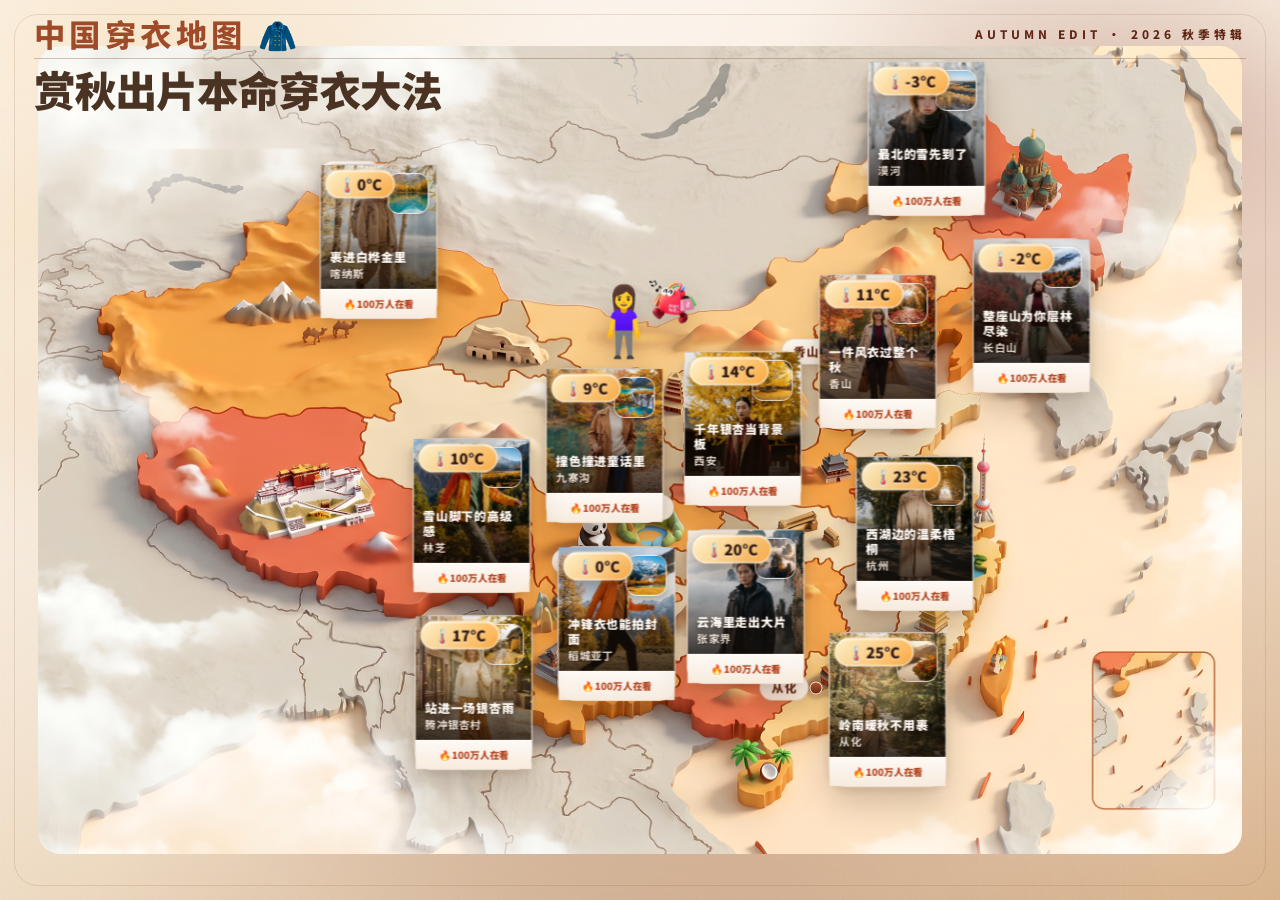
<file: index.html>
<!DOCTYPE html>
<html lang="zh-CN">
<head>
  <meta charset="UTF-8" />
  <meta name="viewport" content="width=device-width, initial-scale=1.0" />
  <title>中国穿衣地图 🧥</title>
  <link rel="stylesheet" href="./styles.css?v=20260612-ui11" />
</head>
<body>
  <main class="landing-page">
    <div class="page-glow page-glow-left"></div>
    <div class="page-glow page-glow-right"></div>

    <div class="leaf leaf-a">🍁</div>
    <div class="leaf leaf-b">🍁</div>
    <div class="leaf leaf-c">🍁</div>
    <div class="leaf leaf-d">🍁</div>
    <div class="leaf leaf-e">🍁</div>

    <header class="hero-head">
      <div class="masthead-bar">
        <p class="map-name">中国穿衣地图 🧥</p>
        <p class="masthead-kicker">AUTUMN EDIT · 2026 秋季特辑</p>
      </div>
      <h1 class="main-title">赏秋出片本命穿衣大法</h1>
    </header>

    <section class="map-stage" id="mapStage">
      <div id="chinaMap" class="china-map" aria-label="中国地图与 TOP15 赏秋目的地"></div>
    </section>

    <div class="runner-layer" id="runnerLayer" aria-hidden="true"></div>
  </main>

  <section class="detail-screen hidden" id="detailScreen">
    <div class="detail-backdrop"></div>
    <div class="detail-card-shell">
      <button class="back-btn" id="backBtn"><span class="back-btn-icon" aria-hidden="true">←</span>返回赏秋地图</button>
      <article class="travel-card travel-card-modal">
        <div class="travel-card-visual">
          <div class="scenic-frame">
            <div class="scenic-image" id="scenicImage"></div>
            <div class="scene-badge" id="sceneBadge"></div>
            <div class="scene-caption" id="sceneCaption"></div>
          </div>
          <div class="look-frame">
            <div class="look-photo-wrap" id="lookPhotoWrap">
              <img class="look-photo" id="lookImage" alt="出片 LOOK" />
              <div class="look-reel" id="lookReel" hidden>
                <div class="look-reel-track" id="lookReelTrack"></div>
                <div class="look-reel-fade look-reel-fade-top"></div>
                <div class="look-reel-fade look-reel-fade-bottom"></div>
                <div class="look-reel-marker" aria-hidden="true"></div>
                <div class="look-reel-dots" id="lookReelDots"></div>
                <button class="look-reel-btn" id="lookReelBtn" type="button"></button>
              </div>
            </div>
            <div class="look-copy">
              <p class="detail-kicker">OOTD 风格</p>
              <h3 id="lookTitle"></h3>
              <p id="lookDesc"></p>
            </div>
          </div>
        </div>
        <div class="travel-card-copy">
          <div class="travel-card-head">
            <div>
              <p class="detail-kicker" id="detailRegion"></p>
              <h2 id="detailTitle"></h2>
            </div>
            <div class="detail-time" id="detailTime"></div>
          </div>
          <p class="detail-summary" id="detailSummary"></p>
          <div class="detail-tags" id="detailTags"></div>
          <div class="detail-grid poster-grid">
            <article>
              <small>具体地址</small>
              <strong id="detailAddress"></strong>
            </article>
            <article>
              <small>最佳赏秋时间</small>
              <strong id="detailWindow"></strong>
            </article>
            <article>
              <small>穿搭关键词</small>
              <strong id="detailAdvice"></strong>
            </article>
          </div>
          <div class="detail-actions">
            <button class="detail-btn">🤝 测测我的天选之城</button>
            <button class="detail-btn">😝 测测我的本命穿搭</button>
          </div>
          <div class="commerce-products hidden" id="commerceProducts"></div>
        </div>
      </article>
    </div>
  </section>

  <script src="./app.js?v=20260612-ui11"></script>
</body>
</html>
</file>
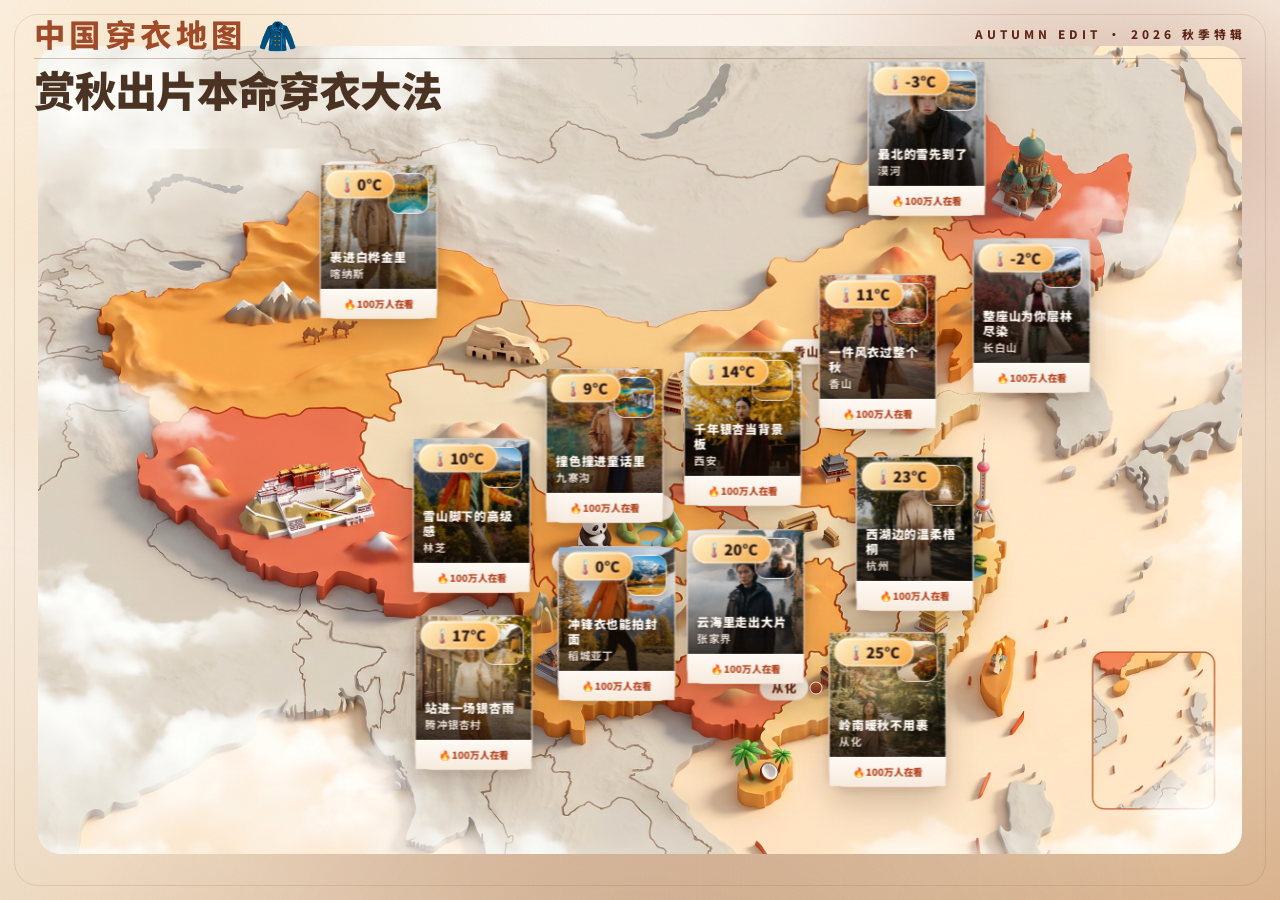
<file: 200.html>
<!DOCTYPE html>
<html lang="zh-CN">
<head>
  <meta charset="UTF-8" />
  <meta name="viewport" content="width=device-width, initial-scale=1.0" />
  <title>中国穿衣地图 🧥</title>
  <link rel="stylesheet" href="./styles.css?v=20260612-ui11" />
</head>
<body>
  <main class="landing-page">
    <div class="page-glow page-glow-left"></div>
    <div class="page-glow page-glow-right"></div>

    <div class="leaf leaf-a">🍁</div>
    <div class="leaf leaf-b">🍁</div>
    <div class="leaf leaf-c">🍁</div>
    <div class="leaf leaf-d">🍁</div>
    <div class="leaf leaf-e">🍁</div>

    <header class="hero-head">
      <div class="masthead-bar">
        <p class="map-name">中国穿衣地图 🧥</p>
        <p class="masthead-kicker">AUTUMN EDIT · 2026 秋季特辑</p>
      </div>
      <h1 class="main-title">赏秋出片本命穿衣大法</h1>
    </header>

    <section class="map-stage" id="mapStage">
      <div id="chinaMap" class="china-map" aria-label="中国地图与 TOP15 赏秋目的地"></div>
    </section>
  </main>

  <section class="detail-screen hidden" id="detailScreen">
    <div class="detail-backdrop"></div>
    <div class="detail-card-shell">
      <button class="back-btn" id="backBtn"><span class="back-btn-icon" aria-hidden="true">←</span>返回赏秋地图</button>
      <article class="travel-card travel-card-modal">
        <div class="travel-card-visual">
          <div class="scenic-frame">
            <div class="scenic-image" id="scenicImage"></div>
            <div class="scene-badge" id="sceneBadge"></div>
            <div class="scene-caption" id="sceneCaption"></div>
          </div>
          <div class="look-frame">
            <div class="look-photo-wrap" id="lookPhotoWrap">
              <img class="look-photo" id="lookImage" alt="出片 LOOK" />
              <span class="look-tag">本命穿搭</span>
              <div class="look-reel" id="lookReel" hidden>
                <div class="look-reel-track" id="lookReelTrack"></div>
                <div class="look-reel-fade look-reel-fade-top"></div>
                <div class="look-reel-fade look-reel-fade-bottom"></div>
                <div class="look-reel-marker" aria-hidden="true"></div>
                <div class="look-reel-dots" id="lookReelDots"></div>
                <button class="look-reel-btn" id="lookReelBtn" type="button"></button>
              </div>
            </div>
            <div class="look-copy">
              <p class="detail-kicker">OOTD 风格</p>
              <h3 id="lookTitle"></h3>
              <p id="lookDesc"></p>
            </div>
          </div>
        </div>
        <div class="travel-card-copy">
          <div class="travel-card-head">
            <div>
              <p class="detail-kicker" id="detailRegion"></p>
              <h2 id="detailTitle"></h2>
            </div>
            <div class="detail-time" id="detailTime"></div>
          </div>
          <p class="detail-summary" id="detailSummary"></p>
          <div class="detail-tags" id="detailTags"></div>
          <div class="detail-grid poster-grid">
            <article>
              <small>具体地址</small>
              <strong id="detailAddress"></strong>
            </article>
            <article>
              <small>最佳赏秋时间</small>
              <strong id="detailWindow"></strong>
            </article>
            <article>
              <small>穿搭关键词</small>
              <strong id="detailAdvice"></strong>
            </article>
          </div>
          <div class="detail-actions">
            <button class="detail-btn">🤝 测测我的天选之城</button>
            <button class="detail-btn">😝 测测我的本命穿搭</button>
          </div>
          <div class="commerce-products hidden" id="commerceProducts"></div>
        </div>
      </article>
    </div>
  </section>

  <script src="./app.js?v=20260612-ui11"></script>
</body>
</html>
</file>
<file: styles.css>
@import url('https://fonts.googleapis.com/css2?family=Noto+Sans+SC:wght@900&display=swap');

:root {
  --bg-top: #f7efe5;
  --bg-bottom: #d9b894;
  --ink: #241814;
  --muted: #6b5549;
  --accent: #9f4a28;
  --accent-deep: #5f2415;
  --gold: #d5a258;
  --line: rgba(95, 52, 28, 0.16);
  --panel: rgba(255, 250, 245, 0.78);
  --shadow: 0 42px 120px rgba(52, 25, 12, 0.24);
}

* { box-sizing: border-box; }
html, body { margin: 0; min-height: 100%; }
body {
  font-family: 'Noto Sans SC', sans-serif;
  color: var(--ink);
  background:
    radial-gradient(ellipse 60% 54% at 12% 6%, rgba(244, 209, 153, 0.46), transparent 56%),
    radial-gradient(ellipse 40% 38% at 84% 10%, rgba(125, 45, 26, 0.22), transparent 58%),
    radial-gradient(ellipse 62% 44% at 48% 78%, rgba(165, 83, 46, 0.22), transparent 62%),
    linear-gradient(180deg, rgba(255,248,241,0.68), rgba(255,248,241,0.08)),
    linear-gradient(145deg, #fcf6ee 0%, #f2dfc7 42%, #d8b18a 100%);
  overflow-x: hidden;
}
body::before {
  content: '';
  position: fixed;
  inset: 0;
  pointer-events: none;
  z-index: -2;
  background:
    linear-gradient(120deg, rgba(255,255,255,0.28), transparent 34%),
    linear-gradient(300deg, rgba(78, 24, 14, 0.10), transparent 36%),
    repeating-linear-gradient(90deg, rgba(255,255,255,0.05) 0 1px, transparent 1px 140px);
  mix-blend-mode: soft-light;
}
body::after {
  content: '';
  position: fixed;
  inset: 0;
  pointer-events: none;
  z-index: -1;
  background:
    radial-gradient(circle at 50% 16%, rgba(255,250,245,0.52), transparent 34%),
    radial-gradient(circle at 50% 120%, rgba(88,39,22,0.16), transparent 46%);
}
button { font: inherit; }

.landing-page {
  position: relative;
  height: 100vh;
  min-height: 0;
  padding: 14px;
  overflow: hidden;
  display: flex;
  flex-direction: column;
  justify-content: flex-start;
  isolation: isolate;
}
/* 纸质颗粒：让底色像高级杂志的哑光纸 */
.landing-page::before {
  content: '';
  position: absolute;
  inset: 0;
  z-index: 0;
  pointer-events: none;
  background-image: url("data:image/svg+xml,%3Csvg xmlns='http://www.w3.org/2000/svg' width='180' height='180'%3E%3Cfilter id='n'%3E%3CfeTurbulence type='fractalNoise' baseFrequency='0.82' numOctaves='2' stitchTiles='stitch'/%3E%3C/filter%3E%3Crect width='100%25' height='100%25' filter='url(%23n)'/%3E%3C/svg%3E");
  opacity: 0.055;
  mix-blend-mode: multiply;
}
/* 印刷开本细边框，强化杂志页质感 */
.landing-page::after {
  content: '';
  position: absolute;
  inset: 14px;
  z-index: 5;
  pointer-events: none;
  border: 1px solid rgba(122, 74, 43, 0.15);
  border-radius: 24px;
}
.page-glow {
  position: fixed;
  width: 320px;
  height: 320px;
  border-radius: 50%;
  filter: blur(42px);
  pointer-events: none;
  opacity: 0.5;
}
.page-glow-left { left: -100px; top: 18vh; background: rgba(232, 172, 92, 0.28); }
.page-glow-right { right: -90px; top: 6vh; background: rgba(122, 38, 28, 0.20); }

.leaf {
  position: absolute;
  z-index: 1;
  font-size: 34px;
  opacity: 0.52;
  filter: drop-shadow(0 8px 12px rgba(111, 64, 35, 0.16));
  pointer-events: none;
  animation: leafFloat 8s ease-in-out infinite;
}
.leaf-a { top: 124px; right: 240px; animation-delay: 0s; }
.leaf-b { top: 220px; right: 92px; font-size: 28px; animation-delay: 1.1s; }
.leaf-c { bottom: 168px; left: 54px; font-size: 26px; animation-delay: 1.8s; }
.leaf-d { bottom: 92px; right: 180px; font-size: 30px; animation-delay: 2.6s; }
.leaf-e { top: 340px; left: 220px; font-size: 24px; animation-delay: 3.4s; }
@keyframes leafFloat {
  0%, 100% { transform: translateY(0) rotate(-8deg); opacity: 0.42; }
  50% { transform: translateY(-10px) rotate(7deg); opacity: 0.68; }
}

.hero-head {
  position: relative;
  top: auto;
  left: auto;
  right: auto;
  z-index: 6;
  display: flex;
  flex-direction: column;
  align-items: flex-start;
  padding: 4px 20px 0;
  pointer-events: none;
  flex-shrink: 0;
}
/* 顶部眉栏：左 = 中国穿衣地图，右 = AUTUMN EDIT 英文眉题（杂志式横向版式） */
.masthead-bar {
  display: flex;
  justify-content: space-between;
  align-items: center;
  gap: 16px;
  width: 100%;
  padding-bottom: 9px;
  border-bottom: 1px solid rgba(122, 74, 43, 0.32);
  margin-bottom: 10px;
}
.masthead-kicker {
  margin: 0;
  display: block;
  color: var(--accent-deep);
  font-size: clamp(11.5px, 0.92vw, 14px);
  font-weight: 800;
  letter-spacing: 0.34em;
  text-transform: uppercase;
  padding: 0;
  border-bottom: none;
}
.map-name {
  margin: 0;
  color: var(--accent);
  font-size: clamp(24px, 2.45vw, 38px);
  font-weight: 800;
  letter-spacing: 0.14em;
  line-height: 1;
  text-align: right;
}
.main-title {
  margin: 0;
  max-width: min(72vw, 720px);
  color: #4A3322;
  font-family: 'Noto Sans SC', 'Arial Narrow', 'Helvetica Neue Condensed', 'Impact', sans-serif;
  font-size: clamp(32px, 3.25vw, 50px);
  font-weight: 900;
  font-stretch: condensed;
  letter-spacing: -0.02em;
  line-height: 0.98;
  white-space: nowrap;
  text-rendering: geometricPrecision;
  -webkit-font-smoothing: antialiased;
}
.map-stage {
  position: absolute;
  inset: 0;
  width: 100%;
  height: 100%;
  min-height: 0;
  margin: 0;
  overflow: hidden;
  z-index: 2;
  display: flex;
  align-items: center;
  justify-content: center;
}
.china-map {
  position: relative;
  width: 100%;
  height: 100%;
  overflow: visible;
  display: flex;
  align-items: center;
  justify-content: center;
}
.map-shell {
  position: relative;
  /* 整体「包含式」适配：把整张地图（含最南端从化、腾冲卡片）等比缩小，
     完整收进桌面一屏 (100vh) 内并居中展示；0.94 为四周留白系数。
     缩放只改变 .map-shell 的外部尺寸，内部底图、引线、卡片、点位
     仍以同一坐标容器等比联动，相对位置保持不变。 */
  width: min(calc(100vw * 0.94), calc(100vh * 0.94 * 1.490566));
  height: min(calc(100vh * 0.94), calc(100vw * 0.94 / 1.490566));
  max-width: none;
  max-height: none;
  aspect-ratio: 2528 / 1696;
  overflow: visible;
  -webkit-mask-image: none;
  mask-image: none;
}
/* 顶层角色图层：与 .map-shell 完全等尺寸、同样居中叠放，但脱离地图的 stacking context，
   z-index 设为页面内最高层，确保兜兜与小女孩全屏跑动时不被标题、卡片、任何组件遮挡。 */
.runner-layer {
  position: absolute;
  left: 50%;
  top: 50%;
  width: min(calc(100vw * 0.94), calc(100vh * 0.94 * 1.490566));
  height: min(calc(100vh * 0.94), calc(100vw * 0.94 / 1.490566));
  transform: translate(-50%, -50%);
  pointer-events: none;
  overflow: visible;
  z-index: 9999;
}
/* 地图底图、SVG 引线、HTML 卡片与点位都挂在 .map-shell 内，随同一个坐标容器整体等比放大。 */
.map-base {
  display: block;
  width: 100%;
  height: 100%;
  object-fit: contain;
  border-radius: 22px;
  mix-blend-mode: normal;
  filter: saturate(1.05) contrast(1.02);
}
.map-overlay {
  position: absolute;
  inset: 0;
  width: 100%;
  height: 100%;
}
.map-overlay { pointer-events: none; }
.map-card-layer { pointer-events: none; }

.map-cards-html {
  position: absolute;
  inset: 0;
  z-index: 7;
  pointer-events: none;
  overflow: visible;
}
/* 引线层：从点位钉指向对应卡片，落在底图之上、卡片之下（描边样式写在 SVG 属性上） */
.map-leaders {
  position: absolute;
  inset: 0;
  width: 100%;
  height: 100%;
  z-index: 1;
  pointer-events: none;
  overflow: visible;
}
.mini-card-pos {
  position: absolute;
  pointer-events: auto;
  z-index: 8;
  overflow: visible;
}
/* HTML 点位层：低于卡片层，避免点位标签压住卡片温度角标 */
.map-pins {
  position: absolute;
  inset: 0;
  pointer-events: none;
  z-index: 6;
}
.map-pin {
  position: absolute;
  display: inline-flex;
  align-items: center;
  justify-content: center;
  transform: translate(-50%, -50%);
  transform-origin: center;
  pointer-events: auto;
  z-index: 2;
  border: none;
  background: none;
  padding: 0;
  cursor: pointer;
  transition: transform 0.22s ease, filter 0.22s ease;
  animation: pinBreath 2.8s ease-in-out infinite;
}
.map-pin::before {
  content: '';
  position: absolute;
  left: 6px;
  top: 50%;
  width: 14px;
  height: 14px;
  border-radius: 50%;
  background: rgba(157, 69, 43, 0.32);
  transform: translate(-50%, -50%);
  animation: pinPulse 1.65s ease-out infinite;
  z-index: -1;
}
.pin-dot {
  position: relative;
  flex: 0 0 auto;
  width: 13px;
  height: 13px;
  border-radius: 50%;
  background: linear-gradient(180deg, #b95b32, #742d1a);
  border: 1.5px solid rgba(255, 250, 244, 0.96);
  box-shadow: 0 2px 8px rgba(60, 30, 14, 0.3), 0 0 0 5px rgba(157, 69, 43, 0.12);
}
.pin-label {
  position: absolute;
  left: 50%;
  bottom: 14px;
  display: inline-flex;
  align-items: center;
  justify-content: center;
  min-height: 26px;
  padding: 4px 11px;
  border-radius: 999px;
  background: linear-gradient(180deg, rgba(255,252,248,0.92), rgba(251,243,233,0.88));
  backdrop-filter: blur(8px);
  border: 1px solid rgba(161, 109, 79, 0.18);
  color: #6f321b;
  font-size: 12px;
  font-weight: 900;
  line-height: 1;
  letter-spacing: 0.03em;
  white-space: nowrap;
  transform: translateX(-50%);
  box-shadow: 0 8px 18px rgba(70, 39, 20, 0.14);
}
.pin-side-top .pin-label {
  left: 50%;
  bottom: 14px;
  transform: translateX(-50%);
}
.pin-side-bottom .pin-label {
  left: 50%;
  top: 14px;
  bottom: auto;
  transform: translateX(-50%);
}
.pin-side-left .pin-label {
  right: 14px;
  left: auto;
  top: 50%;
  bottom: auto;
  transform: translateY(-50%);
}
.pin-side-right .pin-label {
  left: 14px;
  top: 50%;
  bottom: auto;
  transform: translateY(-50%);
}
.map-pin:hover {
  transform: translate(-50%, -50%) scale(1.14);
  filter: drop-shadow(0 10px 18px rgba(92, 43, 22, 0.26));
}
@keyframes pinBreath {
  0%, 100% { filter: drop-shadow(0 0 0 rgba(157, 69, 43, 0)); }
  50% { filter: drop-shadow(0 0 13px rgba(157, 69, 43, 0.26)); }
}
@keyframes pinPulse {
  0% { width: 14px; height: 14px; opacity: 0.78; }
  72% { width: 48px; height: 48px; opacity: 0.08; }
  100% { width: 54px; height: 54px; opacity: 0; }
}

.map-floating-card {
  position: absolute;
  width: 680px;
  display: grid;
  grid-template-columns: 0.92fr 0.64fr 1.04fr;
  gap: 12px;
  padding: 16px;
  border-radius: 28px;
  background: linear-gradient(180deg, rgba(255,249,243,0.98), rgba(248,241,233,0.96));
  border: 1px solid rgba(103, 68, 44, 0.12);
  box-shadow: 0 30px 80px rgba(67, 41, 22, 0.18);
  pointer-events: auto;
  z-index: 8;
  transform-origin: 50% 54%;
  animation: cardMagazineIn 0.46s cubic-bezier(0.18, 0.86, 0.28, 1.18) both;
  will-change: transform, opacity;
}
.map-floating-card::after {
  content: '';
  position: absolute;
  width: 18px;
  height: 18px;
  background: rgba(255,249,243,0.98);
  border-right: 1px solid rgba(103, 68, 44, 0.12);
  border-bottom: 1px solid rgba(103, 68, 44, 0.12);
  transform: rotate(45deg);
}
.map-floating-card[data-arrow='left']::after {
  left: -9px;
  top: 52%;
  margin-top: -9px;
}
.map-floating-card[data-arrow='right']::after {
  right: -9px;
  top: 52%;
  margin-top: -9px;
}
.map-floating-card[data-arrow='bottom']::after {
  bottom: -9px;
  left: 50%;
  margin-left: -9px;
}
.map-floating-card[data-arrow='top']::after {
  top: -9px;
  left: 50%;
  margin-left: -9px;
}
@keyframes cardMagazineIn {
  0% {
    opacity: 0;
    transform: translateY(18px) scale(0.9) rotateX(8deg);
  }
  62% {
    opacity: 1;
    transform: translateY(-3px) scale(1.025) rotateX(0deg);
  }
  100% {
    opacity: 1;
    transform: translateY(0) scale(1) rotateX(0deg);
  }
}
.card-close {
  position: absolute;
  top: 14px;
  right: 14px;
  width: 34px;
  height: 34px;
  border-radius: 50%;
  border: 1px solid rgba(108, 72, 47, 0.12);
  background: rgba(255,255,255,0.82);
  color: var(--muted);
  display: inline-flex;
  align-items: center;
  justify-content: center;
  cursor: pointer;
}
.card-scenic,
.card-look,
.card-copy {
  min-width: 0;
}
.card-scenic {
  position: relative;
  min-height: 248px;
  border-radius: 22px;
  overflow: hidden;
  background: rgba(255,255,255,0.6);
  border: 1px solid rgba(110, 75, 48, 0.10);
}
.card-scenic-image {
  position: absolute;
  inset: 0;
  background-size: cover;
  background-position: center;
  transform: scale(1.01);
  transition: transform 0.8s cubic-bezier(0.19, 1, 0.22, 1), filter 0.8s ease;
}
.card-scenic-image::after {
  content: '';
  position: absolute;
  inset: 0;
  background: linear-gradient(180deg, rgba(26,18,12,0.02), rgba(26,18,12,0.30));
}
.map-floating-card:hover .card-scenic-image {
  transform: scale(1.08);
  filter: saturate(1.08) contrast(1.03);
}
.card-scene-badge {
  position: absolute;
  left: 16px;
  bottom: 16px;
  z-index: 2;
  padding: 8px 12px;
  border-radius: 999px;
  background: rgba(255, 248, 241, 0.90);
  color: var(--accent-deep);
  border: 1px solid rgba(121, 83, 55, 0.12);
  font-size: 13px;
}
.card-look {
  padding: 14px;
  border-radius: 22px;
  background: linear-gradient(180deg, rgba(248,241,233,0.98), rgba(240,230,218,0.96));
  border: 1px solid rgba(110, 75, 48, 0.10);
  display: flex;
  flex-direction: column;
  gap: 10px;
}
.card-look .look-figure {
  height: 196px;
  border-radius: 18px;
}
.card-look h3,
.look-copy h3 {
  margin: 4px 0 6px;
  font-family: 'Noto Serif SC', 'Songti SC', serif;
  font-size: clamp(18px, 1.65vw, 22px);
  line-height: 1.08;
  letter-spacing: -0.02em;
  white-space: nowrap;
}
.card-look p,
.look-copy p,
.detail-summary {
  color: var(--muted);
  line-height: 1.72;
}
.look-copy p {
  font-size: clamp(12px, 1.05vw, 14px);
  line-height: 1.35;
  white-space: normal;
  word-break: break-word;
  overflow-wrap: anywhere;
}
.card-copy {
  padding: 4px 2px 2px 0;
}
.card-copy h2,
.travel-card-head h2 {
  margin: 0;
  font-family: 'Noto Serif SC', 'Songti SC', serif;
  font-size: clamp(28px, 3vw, 42px);
  line-height: 1.04;
}
.card-head,
.travel-card-head {
  position: relative;
  z-index: 4;
  display: flex;
  justify-content: space-between;
  gap: 14px;
  align-items: flex-end;
  isolation: isolate;
}
.detail-kicker {
  margin: 0 0 12px;
  color: var(--accent);
  font-size: 13px;
  letter-spacing: 0.2em;
  text-transform: uppercase;
  font-weight: 800;
}
.detail-time {
  color: var(--accent-deep);
  font-size: clamp(20px, 2.1vw, 28px);
  font-weight: 900;
  line-height: 1;
  white-space: nowrap;
}
.detail-tags {
  position: relative;
  z-index: 1;
  display: flex;
  flex-wrap: wrap;
  gap: 10px;
  margin: 20px 0 22px;
  clear: both;
}
.detail-tags span {
  padding: 9px 14px;
  border-radius: 999px;
  background: rgba(255,255,255,0.88);
  border: 1px solid rgba(121, 83, 55, 0.12);
  color: var(--accent);
  font-size: 14px;
}
.poster-grid,
.card-grid {
  display: grid;
  grid-template-columns: repeat(3, minmax(0, 1fr));
  gap: 12px;
}
.map-floating-card .card-grid {
  grid-template-columns: repeat(2, minmax(0, 1fr));
}
.map-floating-card .card-grid article:last-child {
  grid-column: 1 / -1;
}
.poster-grid article,
.card-grid article {
  padding: 18px;
  border-radius: 20px;
  background: linear-gradient(180deg, rgba(255,255,255,0.82), rgba(252,246,239,0.72));
  border: 1px solid rgba(98, 66, 43, 0.10);
  box-shadow: inset 0 1px 0 rgba(255,255,255,0.62);
}
.poster-grid small,
.card-grid small {
  display: block;
  margin-bottom: 9px;
  color: var(--muted);
  font-size: 13px;
  letter-spacing: 0.05em;
}
.poster-grid strong,
.card-grid strong {
  line-height: 1.7;
  font-size: 16px;
}
#detailAdvice {
  display: block;
  white-space: normal;
  word-break: break-word;
  overflow-wrap: anywhere;
}
.detail-btn,
.card-more-btn,
.back-btn {
  border: none;
  cursor: pointer;
  border-radius: 999px;
  display: inline-flex;
  align-items: center;
  justify-content: center;
  gap: 8px;
}
.detail-actions {
  display: grid;
  grid-template-columns: repeat(2, minmax(0, 1fr));
  gap: 10px;
  margin-top: 20px;
}
.detail-actions .detail-btn {
  width: 100%;
  min-width: 0;
  margin-top: 0;
  padding-left: 12px;
  padding-right: 12px;
  white-space: nowrap;
  overflow: hidden;
  text-overflow: ellipsis;
}
.card-more-btn,
.detail-btn {
  margin-top: 20px;
  padding: 15px 24px;
  color: #fff8f1;
  font-size: 15px;
  font-weight: 800;
  background: linear-gradient(135deg, #b05431, #6f2818);
  box-shadow: 0 20px 34px rgba(117, 50, 32, 0.26);
}

.look-frame {
  padding: 20px 18px;
  display: flex;
  flex-direction: column;
  justify-content: flex-start;
  gap: 16px;
  background: linear-gradient(180deg, rgba(250,244,236,0.98), rgba(241,231,220,0.98));
  border-radius: 28px;
  overflow: hidden;
  border: 1px solid rgba(110, 75, 48, 0.10);
}
.look-photo-wrap {
  position: relative;
  width: 100%;
  flex: 1;
  min-height: 360px;
  border-radius: 22px;
  overflow: hidden;
  background: rgba(237,225,210,0.6);
  box-shadow: inset 0 0 0 1px rgba(110,75,48,0.08);
}
.look-photo {
  width: 100%;
  height: 100%;
  object-fit: cover;
  object-position: center 18%;
  display: block;
}
.look-tag {
  position: absolute;
  top: 16px;
  left: 16px;
  padding: 8px 15px;
  border-radius: 999px;
  font-size: 14px;
  font-weight: 800;
  letter-spacing: 0.05em;
  color: #fffaf4;
  background: rgba(142, 74, 45, 0.92);
  box-shadow: 0 8px 18px rgba(60,30,14,0.32);
}
.look-copy { padding: 4px 14px 0 4px; }

/* ===== 变装转盘 · LOOK Reel（绝对定位，完全复用 look-photo-wrap 的盒子，不改动卡片布局比例） ===== */
.look-reel {
  position: absolute;
  inset: 0;
  z-index: 3;
  border-radius: inherit;
  overflow: hidden;
  background: #ece0d0;
}
.look-reel[hidden] { display: none; }
.look-reel-track {
  position: absolute;
  left: 0;
  top: 0;
  width: 100%;
  will-change: transform;
  backface-visibility: hidden;
}
.look-slide {
  position: relative;
  width: 100%;
  overflow: hidden;
}
.look-slide img {
  width: 100%;
  height: 100%;
  object-fit: cover;
  object-position: center 16%;
  display: block;
}
/* 顶/底渐隐，强化滚轮纵深感 */
.look-reel-fade {
  position: absolute;
  left: 0; right: 0;
  height: 24%;
  z-index: 4;
  pointer-events: none;
  opacity: 1;
  transition: opacity .35s ease;
}
.look-reel-fade-top { top: 0; background: linear-gradient(180deg, rgba(38,22,12,0.42), rgba(38,22,12,0)); }
.look-reel-fade-bottom { bottom: 0; background: linear-gradient(0deg, rgba(38,22,12,0.5), rgba(38,22,12,0)); }
.look-reel.is-landed .look-reel-fade { opacity: 0.35; }
/* 中央定格高亮框（红框标注区域感） */
.look-reel-marker {
  position: absolute;
  inset: 8px;
  z-index: 5;
  border-radius: 16px;
  pointer-events: none;
  border: 2px solid rgba(176, 84, 49, 0);
  box-shadow: 0 0 0 0 rgba(176,84,49,0);
  transition: border-color .35s ease, box-shadow .35s ease;
}
.look-reel.is-landed .look-reel-marker {
  border-color: rgba(176, 84, 49, 0.92);
  box-shadow: inset 0 0 0 3px rgba(255,248,241,0.32), 0 0 22px rgba(176,84,49,0.28);
}
/* 截停 / 再转 按钮 */
.look-reel-btn {
  position: absolute;
  left: 50%;
  bottom: 14px;
  transform: translateX(-50%);
  z-index: 6;
  padding: 10px 22px;
  border: none;
  border-radius: 999px;
  cursor: pointer;
  color: #fff8f1;
  font-size: 14px;
  font-weight: 800;
  letter-spacing: 0.02em;
  white-space: nowrap;
  background: linear-gradient(135deg, #b05431, #6f2818);
  box-shadow: 0 12px 26px rgba(80, 34, 18, 0.4);
  transition: transform .15s ease, filter .2s ease;
}
.look-reel-btn:hover { filter: brightness(1.07); }
.look-reel-btn:active { transform: translateX(-50%) scale(0.94); }
/* 右侧定位圆点 */
.look-reel-dots {
  position: absolute;
  right: 11px;
  top: 50%;
  transform: translateY(-50%);
  z-index: 6;
  display: flex;
  flex-direction: column;
  gap: 7px;
}
.look-reel-dots i {
  width: 7px; height: 7px;
  border-radius: 50%;
  background: rgba(255, 248, 241, 0.5);
  box-shadow: 0 0 0 1px rgba(80,34,18,0.2);
  transition: transform .25s ease, background .25s ease;
}
.look-reel-dots i.active {
  background: #f4b740;
  transform: scale(1.5);
}
/* 定格弹跳（基于落位 translateY 做轻微回弹） */
@keyframes lookLandBounce {
  0%   { transform: translateY(var(--reel-y)) scale(1); }
  38%  { transform: translateY(calc(var(--reel-y) - 9px)) scale(1.012); }
  72%  { transform: translateY(calc(var(--reel-y) + 3px)) scale(0.998); }
  100% { transform: translateY(var(--reel-y)) scale(1); }
}
.look-reel-track.is-bounce { animation: lookLandBounce .52s cubic-bezier(.34,1.56,.64,1); }
@media (max-width: 900px) {
  .look-reel-btn { bottom: 12px; padding: 9px 18px; font-size: 13px; }
  .look-reel-dots i { width: 6px; height: 6px; }
}
@media (prefers-reduced-motion: reduce) {
  .look-reel-track.is-bounce { animation: none; }
}

.detail-screen {
  position: fixed;
  inset: 0;
  z-index: 30;
  overflow-y: auto;
  -webkit-overflow-scrolling: touch;
}
.hidden { display: none !important; }
.detail-backdrop {
  position: absolute;
  inset: 0;
  background: rgba(28, 18, 12, 0.52);
  backdrop-filter: blur(22px) saturate(1.08);
}
.detail-card-shell {
  position: relative;
  width: min(1240px, calc(100vw - 36px));
  margin: 24px auto;
}
.back-btn {
  margin-bottom: 16px;
  padding: 13px 20px;
  color: var(--ink);
  font-size: 15px;
  font-weight: 700;
  background: rgba(255,255,255,0.82);
  border: 1px solid rgba(98, 66, 43, 0.12);
}
.back-btn-icon {
  display: inline-flex;
  align-items: center;
  justify-content: center;
  width: 1.1em;
  font-size: 18px;
  line-height: 1;
}
.travel-card {
  display: grid;
  grid-template-columns: 1.03fr 0.97fr;
  gap: 26px;
  padding: 26px;
  border-radius: 36px;
  background: linear-gradient(180deg, rgba(255,250,245,0.9), rgba(247,238,228,0.82));
  backdrop-filter: blur(18px) saturate(1.05);
  border: 1px solid rgba(103, 68, 44, 0.12);
  box-shadow: var(--shadow);
}
.travel-card-visual {
  display: grid;
  grid-template-columns: 1.15fr 0.85fr;
  gap: 16px;
}
.scenic-frame {
  position: relative;
  min-height: 520px;
  border-radius: 28px;
  overflow: hidden;
  background: rgba(255,255,255,0.62);
  border: 1px solid rgba(110, 75, 48, 0.10);
}
.scenic-image {
  position: absolute;
  inset: 0;
  background-size: cover;
  background-position: center;
}
.scenic-image::after {
  content: '';
  position: absolute;
  inset: 0;
  background: linear-gradient(180deg, rgba(26,18,12,0.02), rgba(26,18,12,0.28));
}
.scene-badge {
  position: absolute;
  left: 20px;
  bottom: 20px;
  z-index: 2;
  padding: 10px 15px;
  border-radius: 999px;
  background: rgba(255, 248, 241, 0.88);
  color: var(--accent-deep);
  border: 1px solid rgba(121, 83, 55, 0.12);
  font-size: 14px;
  font-weight: 700;
}
.scene-caption {
  position: absolute;
  left: 16px;
  right: 16px;
  bottom: 86px;
  z-index: 2;
  color: #fff8f1;
  font-size: clamp(13px, 1.08vw, 15px);
  font-weight: 700;
  letter-spacing: 0.01em;
  line-height: 1.2;
  white-space: nowrap;
  text-shadow: 0 2px 10px rgba(26,14,6,0.6);
}
.travel-card-copy {
  position: relative;
  z-index: 2;
  padding: 10px 10px 8px 0;
}

@media (max-width: 1280px) {
  .map-floating-card {
    width: 640px;
    grid-template-columns: 0.9fr 0.76fr 1fr;
  }
}
@media (max-width: 1100px) {
  .travel-card,
  .travel-card-visual,
  .poster-grid,
  .card-grid,
  .map-floating-card {
    grid-template-columns: 1fr;
  }
  .map-floating-card {
    width: 340px;
    gap: 12px;
  }
  .card-scenic { min-height: 180px; }
  .card-look .look-figure { height: 180px; }
  .scenic-frame { min-height: 340px; }
}
@media (max-width: 900px) {
  .landing-page { padding: 14px; }
  .hero-head {
    left: 16px;
    right: 16px;
    max-width: none;
    align-items: flex-start;
    text-align: left;
  }
  .hero-head > * {
    align-self: flex-start;
    margin-left: 0;
    margin-right: 0;
    text-align: left;
  }
  .masthead-kicker { display: block; }
  .map-stage { height: auto; min-height: 0; margin-top: 0; }
  .map-name { font-size: 32px; }
  .main-title {
    max-width: calc(100vw - 32px);
    font-size: clamp(24px, 5.8vw, 42px);
    letter-spacing: -0.04em;
  }
  .map-shell { width: 100%; margin-left: 0; }
  .runner-layer { width: 100%; }
  .detail-card-shell { width: calc(100vw - 16px); }
  .travel-card { padding: 16px; border-radius: 24px; }
  .travel-card-head h2 {
    font-size: clamp(24px, 7.2vw, 30px);
    white-space: nowrap;
    letter-spacing: -0.04em;
  }
  .look-copy h3 { font-size: 20px; }
  .look-copy p { font-size: 13px; }
  .leaf { display: none; }
}
@media (max-width: 640px) {
  .hero-head {
    left: 16px;
    right: 16px;
  }
  .main-title { font-size: clamp(22px, 5.6vw, 34px); letter-spacing: -0.05em; }
  .map-stage { min-height: 0; }
  .look-figure { height: 260px; }
  .scenic-frame { min-height: 280px; }
  .travel-card-head {
    gap: 8px;
    align-items: flex-start;
    flex-wrap: wrap;
  }
  .travel-card-head > div:first-child {
    min-width: 0;
    flex: 1 1 100%;
  }
  .travel-card-head h2 { font-size: clamp(22px, 6.6vw, 26px); }
  .detail-time { font-size: 18px; }
  .scene-caption {
    left: 12px;
    right: 12px;
    bottom: 52px;
    font-size: 12px;
    letter-spacing: -0.01em;
  }
  .look-copy h3 { font-size: 18px; }
  .look-copy p { font-size: 12px; letter-spacing: -0.02em; }
  .map-floating-card {
    width: min(320px, calc(100vw - 24px));
  }
}

/* ===== 迷你杂志卡（TOP20 同屏，贴点位 · LOOK 大片 + 情绪短句 + 气温 + 气象特效） ===== */
.connector-layer line { opacity: 1; }
.card-layer { pointer-events: none; }
.mini-card-fo { overflow: visible; pointer-events: auto; }

.mini-card {
  position: relative;
  width: 100%;
  height: 100%;
  display: flex;
  flex-direction: column;
  border-radius: 18px;
  background:
    linear-gradient(180deg, rgba(255,252,248,0.88), rgba(245,234,222,0.82)),
    rgba(255,250,244,0.82);
  backdrop-filter: blur(14px) saturate(1.04);
  border: 1px solid rgba(116, 80, 53, 0.18);
  box-shadow: 0 18px 34px rgba(70, 40, 20, 0.22), 0 3px 10px rgba(70, 40, 20, 0.12), inset 0 1px 0 rgba(255,255,255,0.5);
  font-family: inherit;
  cursor: pointer;
  overflow: visible;
  transform: scale(0.975);
  transform-origin: center;
  transition: transform 0.2s ease, box-shadow 0.2s ease;
}
.mini-card:hover {
  transform: translateY(-5px) scale(1.01);
  box-shadow: 0 22px 40px rgba(78, 44, 22, 0.26), 0 8px 18px rgba(78,44,22,0.12);
  z-index: 5;
}

/* 主图：LOOK 街拍硬照 */
.mini-photo {
  position: relative;
  flex: 1;
  min-height: 0;
  overflow: hidden;
}
.mini-look-img {
  width: 100%;
  height: 100%;
  object-fit: cover;
  object-position: center 20%;
  display: block;
}
.mini-photo::after {
  content: '';
  position: absolute;
  inset: 0;
  z-index: 1;
  background:
    linear-gradient(180deg, rgba(20,12,6,0.06) 10%, rgba(20,12,6,0.16) 42%, rgba(20,12,6,0.78) 100%),
    linear-gradient(125deg, rgba(255,255,255,0.18), transparent 32%);
}

/* 气温角标：挂在卡片整体上，不再放进 .mini-photo，避免被图片容器 overflow:hidden 与圆角裁切 */
.mini-chips {
  position: absolute;
  top: 6px;
  left: 6px;
  z-index: 8;
  display: flex;
  flex-direction: column;
  gap: 5px;
  align-items: flex-start;
  pointer-events: none;
}
.mini-temp {
  display: inline-flex;
  align-items: center;
  min-width: max-content;
  padding: 6px 12px;
  border-radius: 999px;
  font-size: clamp(12px, 1.28vw, 15px);
  line-height: 1;
  font-weight: 950;
  color: #2b1208;
  white-space: nowrap;
  border: 1px solid rgba(255, 255, 255, 0.92);
  box-shadow:
    0 8px 18px rgba(42, 18, 8, 0.34),
    0 0 0 2px rgba(255, 196, 82, 0.24),
    inset 0 1px 0 rgba(255, 255, 255, 0.82);
  background: linear-gradient(135deg, rgba(255, 244, 205, 0.98), rgba(255, 173, 67, 0.94));
  backdrop-filter: blur(8px) saturate(1.35);
  letter-spacing: 0.02em;
  text-shadow: 0 1px 0 rgba(255, 255, 255, 0.58);
}
/* 秋景小图角标 */
.mini-scenic {
  position: absolute;
  top: 8px;
  right: 8px;
  z-index: 3;
  width: 42px;
  height: 42px;
  border-radius: 11px;
  overflow: hidden;
  border: 1px solid rgba(255,250,244,0.95);
  box-shadow: 0 3px 8px rgba(50,26,12,0.24);
}
.mini-scenic img { width: 100%; height: 100%; object-fit: cover; display: block; }

/* 主图底部说明：情绪短句为主、地名为次级 */
.mini-caption {
  position: absolute;
  left: 10px;
  right: 10px;
  bottom: 9px;
  z-index: 3;
  display: flex;
  flex-direction: column;
  gap: 3px;
}
.mini-caption .mini-vibe {
  font-size: 12.5px;
  font-weight: 900;
  font-style: normal;
  color: #fffaf4;
  line-height: 1.24;
  letter-spacing: 0;
  text-shadow: 0 2px 8px rgba(30,14,4,0.72);
}
.mini-caption .mini-name {
  font-size: 11px;
  font-style: normal;
  font-weight: 700;
  color: rgba(255,244,232,0.88);
  line-height: 1.2;
  letter-spacing: 0.05em;
  text-shadow: 0 1px 5px rgba(30,14,4,0.7);
  white-space: nowrap;
  overflow: hidden;
  text-overflow: ellipsis;
}
/* 卡片底栏 CTA */
.mini-foot {
  flex: 0 0 auto;
  display: flex;
  align-items: center;
  justify-content: center;
  gap: 4px;
  padding: 7px 6px 8px;
  background: linear-gradient(180deg, rgba(255,251,246,0.96), rgba(248,236,223,0.96));
}
.mini-foot .mini-go {
  font-size: 10px;
  font-weight: 900;
  color: #b54824;
  white-space: nowrap;
  letter-spacing: 0;
}
/* 地图点位编号 */
.point-no {
  font-family: 'Noto Sans SC', sans-serif;
  font-size: 9.5px;
  font-weight: 800;
  fill: #fffaf4;
  pointer-events: none;
}

.commerce-products {
  margin-top: 18px;
  display: grid;
  grid-template-columns: repeat(3, minmax(0, 1fr));
  gap: 12px;
}
.commerce-product-card {
  overflow: hidden;
  border-radius: 18px;
  background: rgba(255,255,255,0.88);
  border: 1px solid rgba(121, 83, 55, 0.12);
  box-shadow: 0 14px 28px rgba(70, 40, 20, 0.14);
}
.commerce-product-card img {
  width: 100%;
  aspect-ratio: 3 / 4;
  object-fit: cover;
  display: block;
}
.commerce-product-copy {
  padding: 10px 10px 12px;
}
.commerce-product-copy strong {
  display: block;
  color: var(--ink);
  font-size: 13px;
  line-height: 1.35;
  min-height: 35px;
}
.commerce-product-copy span {
  display: inline-flex;
  margin-top: 8px;
  padding: 4px 8px;
  border-radius: 999px;
  color: #fff8f1;
  font-size: 14px;
  font-weight: 900;
  background: linear-gradient(135deg, #d4522b, #8a2f1b);
}

/* ===== 气象特效（高寒飘雪/冰晶 · 中温落叶 · 暖秋金色光晕） ===== */
.wx {
  position: absolute;
  inset: 0;
  z-index: 2;
  pointer-events: none;
  overflow: hidden;
}
/* 飘雪 / 冰晶 */
.wx-snow i {
  position: absolute;
  top: -12%;
  width: 4px;
  height: 4px;
  border-radius: 50%;
  background: rgba(255,255,255,0.95);
  box-shadow: 0 0 5px rgba(220,238,255,0.9);
  animation: snowFall linear infinite;
}
.wx-snow i:nth-child(1) { left: 10%; animation-duration: 4.2s; animation-delay: 0s; }
.wx-snow i:nth-child(2) { left: 26%; animation-duration: 5.6s; animation-delay: 0.8s; width: 3px; height: 3px; }
.wx-snow i:nth-child(3) { left: 42%; animation-duration: 4.8s; animation-delay: 1.6s; }
.wx-snow i:nth-child(4) { left: 56%; animation-duration: 6.2s; animation-delay: 0.4s; width: 5px; height: 5px; }
.wx-snow i:nth-child(5) { left: 70%; animation-duration: 4.5s; animation-delay: 2.1s; width: 3px; height: 3px; }
.wx-snow i:nth-child(6) { left: 84%; animation-duration: 5.9s; animation-delay: 1.1s; }
.wx-snow i:nth-child(7) { left: 92%; animation-duration: 4.0s; animation-delay: 2.6s; width: 3px; height: 3px; }
@keyframes snowFall {
  0% { transform: translateY(-14px) translateX(0); opacity: 0; }
  12% { opacity: 1; }
  100% { transform: translateY(150px) translateX(10px); opacity: 0.1; }
}
/* 落叶飘动 */
.wx-leaf i {
  position: absolute;
  top: -12%;
  width: 7px;
  height: 7px;
  background: linear-gradient(135deg, #e0913f, #b5532a);
  border-radius: 0 72% 0 72%;
  opacity: 0.9;
  animation: leafDrift linear infinite;
}
.wx-leaf i:nth-child(1) { left: 14%; animation-duration: 5.4s; animation-delay: 0s; }
.wx-leaf i:nth-child(2) { left: 34%; animation-duration: 6.8s; animation-delay: 1.3s; width: 6px; height: 6px; }
.wx-leaf i:nth-child(3) { left: 54%; animation-duration: 5.9s; animation-delay: 0.6s; }
.wx-leaf i:nth-child(4) { left: 72%; animation-duration: 7.2s; animation-delay: 2.0s; width: 8px; height: 8px; }
.wx-leaf i:nth-child(5) { left: 88%; animation-duration: 6.0s; animation-delay: 1.0s; width: 6px; height: 6px; }
@keyframes leafDrift {
  0% { transform: translateY(-14px) translateX(0) rotate(0deg); opacity: 0; }
  14% { opacity: 1; }
  100% { transform: translateY(150px) translateX(16px) rotate(240deg); opacity: 0.12; }
}
/* 暖秋金色光晕 */
.wx-glow {
  background: radial-gradient(circle at 50% 42%, rgba(255,198,96,0.42), rgba(255,198,96,0) 62%);
  mix-blend-mode: screen;
  animation: glowPulse 3.6s ease-in-out infinite;
}
@keyframes glowPulse {
  0%, 100% { opacity: 0.4; }
  50% { opacity: 0.92; }
}
@media (prefers-reduced-motion: reduce) {
  .wx-snow i, .wx-leaf i, .wx-glow { animation: none; }
  .wx-snow i, .wx-leaf i { opacity: 0.5; }
}

.map-runner {
  --runner-direction: 1;
  position: absolute;
  z-index: 7;
  width: clamp(118px, 13vw, 156px);
  height: clamp(86px, 10vw, 124px);
  pointer-events: none;
  transform: translate(-50%, -88%) scaleX(var(--runner-direction));
  transform-origin: 50% 92%;
  filter: drop-shadow(0 16px 18px rgba(66, 35, 18, 0.18));
  transition: filter 0.22s ease;
}
.runner-doll {
  position: relative;
  z-index: 2;
  width: 100%;
  height: 100%;
  overflow: visible;
  transform-origin: 50% 92%;
  animation: runnerIdle 2.8s ease-in-out infinite;
}
.runner-shadow {
  position: absolute;
  left: 50%;
  bottom: 3px;
  z-index: 1;
  width: 62%;
  height: 14%;
  border-radius: 50%;
  background: radial-gradient(ellipse at center, rgba(48, 28, 14, 0.34) 0%, rgba(48, 28, 14, 0.16) 52%, rgba(48, 28, 14, 0) 78%);
  filter: blur(2px);
  transform: translateX(-50%) rotate(-4deg);
  animation: runnerShadowIdle 2.8s ease-in-out infinite;
}
.runner-tilt {
  transform-origin: 50% 82%;
}
.runner-arm,
.runner-leg {
  transform-box: fill-box;
  transform-origin: 50% 16%;
}
.runner-arm-left { transform-origin: 72% 16%; }
.runner-arm-right { transform-origin: 28% 16%; }
.runner-leg-left,
.runner-leg-right { transform-origin: 50% 4%; }
.map-runner.is-running {
  filter: drop-shadow(0 20px 18px rgba(66, 35, 18, 0.22));
}
.map-runner.is-running .runner-doll {
  animation: runnerBob 0.42s ease-in-out infinite;
}
.map-runner.is-running .runner-shadow {
  animation: runnerShadowRun 0.42s ease-in-out infinite;
}
.map-runner.is-running .runner-tilt {
  animation: runnerLean 0.42s ease-in-out infinite;
}
.map-runner.is-running .runner-arm-left,
.map-runner.is-running .runner-leg-right {
  animation: runnerSwingForward 0.42s ease-in-out infinite;
}
.map-runner.is-running .runner-arm-right,
.map-runner.is-running .runner-leg-left {
  animation: runnerSwingBack 0.42s ease-in-out infinite;
}
.map-runner.has-arrived .runner-doll {
  animation: runnerArrive 0.22s ease-out;
}
@keyframes runnerIdle {
  0%, 100% { transform: translateY(0) rotate(-1deg); }
  50% { transform: translateY(-4px) rotate(1deg); }
}
@keyframes runnerShadowIdle {
  0%, 100% { opacity: 0.72; transform: translateX(-50%) scale(1) rotate(-4deg); }
  50% { opacity: 0.52; transform: translateX(-50%) scale(0.86) rotate(-4deg); }
}
@keyframes runnerBob {
  0%, 100% { transform: translateY(0) rotate(-3deg); }
  50% { transform: translateY(-9px) rotate(3deg); }
}
@keyframes runnerShadowRun {
  0%, 100% { opacity: 0.8; transform: translateX(-50%) scale(1.08) rotate(-4deg); }
  50% { opacity: 0.42; transform: translateX(-50%) scale(0.72) rotate(-4deg); }
}
@keyframes runnerLean {
  0%, 100% { transform: rotate(-2deg); }
  50% { transform: rotate(4deg); }
}
@keyframes runnerSwingForward {
  0%, 100% { transform: rotate(18deg); }
  50% { transform: rotate(-22deg); }
}
@keyframes runnerSwingBack {
  0%, 100% { transform: rotate(-22deg); }
  50% { transform: rotate(18deg); }
}
@keyframes runnerArrive {
  0% { transform: translateY(-4px) scale(1.02); }
  100% { transform: translateY(0) scale(1); }
}
@media (max-width: 900px) {
  .map-runner {
    width: clamp(52px, 10vw, 74px);
    height: clamp(68px, 13vw, 96px);
  }
}
@media (prefers-reduced-motion: reduce) {
  .runner-doll,
  .runner-shadow,
  .map-runner.is-running .runner-doll,
  .map-runner.is-running .runner-shadow,
  .map-runner.is-running .runner-tilt,
  .map-runner.is-running .runner-arm-left,
  .map-runner.is-running .runner-arm-right,
  .map-runner.is-running .runner-leg-left,
  .map-runner.is-running .runner-leg-right {
    animation: none;
  }
}

.runner-doll { display: none; }
.runner-sticker {
  position: absolute;
  left: 0;
  top: 0;
  z-index: 2;
  width: 100%;
  height: 100%;
  transform-origin: 50% 92%;
  animation: runnerIdle 2.8s ease-in-out infinite;
}
.runner-sticker i,
.runner-sticker b {
  position: absolute;
  display: block;
}
.runner-ear {
  top: 3%;
  width: 22%;
  height: 17%;
  border-radius: 50% 50% 46% 46%;
  background: radial-gradient(circle at 35% 25%, #c99563, #704027 78%);
  box-shadow: inset 0 -3px 5px rgba(63, 31, 15, 0.22);
}
.runner-ear-left { left: 19%; transform: rotate(-14deg); }
.runner-ear-right { right: 19%; transform: rotate(14deg); }
.runner-head {
  top: 10%;
  left: 50%;
  width: 58%;
  height: 32%;
  border-radius: 48% 48% 46% 46%;
  background: radial-gradient(circle at 35% 20%, #bd8758, #6c3f27 78%);
  box-shadow: inset 0 -10px 14px rgba(67, 35, 19, 0.28), 0 5px 10px rgba(55, 30, 16, 0.14);
  transform: translateX(-50%);
}
.runner-body {
  top: 36%;
  left: 50%;
  width: 62%;
  height: 35%;
  border-radius: 42% 42% 30% 30%;
  background: linear-gradient(145deg, #34312e, #141413 58%, #3e342c);
  box-shadow: inset 7px 0 10px rgba(255, 248, 236, 0.1), inset 0 -8px 10px rgba(0,0,0,0.26), 0 5px 12px rgba(55, 30, 16, 0.16);
  transform: translateX(-50%);
}
.runner-body b {
  left: 12%;
  width: 76%;
  height: 2px;
  border-radius: 999px;
  background: rgba(255, 248, 236, 0.24);
}
.runner-body b:nth-child(1) { top: 31%; }
.runner-body b:nth-child(2) { top: 52%; }
.runner-body b:nth-child(3) { top: 73%; }
.runner-pants {
  top: 66%;
  width: 21%;
  height: 26%;
  border-radius: 999px 999px 10px 10px;
  background: linear-gradient(180deg, #f2e6d4, #cbb79b);
  box-shadow: inset -2px -4px 5px rgba(103, 74, 42, 0.16);
  transform-origin: 50% 8%;
}
.runner-pants-left { left: 29%; transform: rotate(8deg); }
.runner-pants-right { right: 29%; transform: rotate(-8deg); }
.runner-shoe {
  top: 88%;
  width: 31%;
  height: 11%;
  border-radius: 999px 999px 12px 12px;
  background: linear-gradient(135deg, #d75331, #8f2b19);
  box-shadow: inset 0 2px 2px rgba(255,255,255,0.22), 0 3px 5px rgba(64, 30, 16, 0.22);
  transform-origin: 50% 30%;
}
.runner-shoe-left { left: 18%; transform: rotate(-8deg); }
.runner-shoe-right { right: 18%; transform: rotate(8deg); }
.map-runner.is-running .runner-sticker {
  animation: runnerBob 0.42s ease-in-out infinite;
}
.map-runner.is-running .runner-pants-left,
.map-runner.is-running .runner-shoe-right {
  animation: runnerCssStrideA 0.42s ease-in-out infinite;
}
.map-runner.is-running .runner-pants-right,
.map-runner.is-running .runner-shoe-left {
  animation: runnerCssStrideB 0.42s ease-in-out infinite;
}
.map-runner.has-arrived .runner-sticker {
  animation: runnerArrive 0.22s ease-out;
}
@keyframes runnerCssStrideA {
  0%, 100% { transform: rotate(16deg) translateY(0); }
  50% { transform: rotate(-18deg) translateY(-3px); }
}
@keyframes runnerCssStrideB {
  0%, 100% { transform: rotate(-18deg) translateY(-3px); }
  50% { transform: rotate(16deg) translateY(0); }
}
@media (prefers-reduced-motion: reduce) {
  .runner-sticker,
  .map-runner.is-running .runner-sticker,
  .map-runner.is-running .runner-pants-left,
  .map-runner.is-running .runner-pants-right,
  .map-runner.is-running .runner-shoe-left,
  .map-runner.is-running .runner-shoe-right {
    animation: none;
  }
}

.runner-sticker::before,
.runner-sticker::after {
  content: '';
  position: absolute;
  top: 44%;
  z-index: 1;
  width: 13%;
  height: 27%;
  border-radius: 999px;
  background: linear-gradient(180deg, #292725, #141413);
  box-shadow: inset 2px 0 4px rgba(255,255,255,0.08);
  transform-origin: 50% 8%;
}
.runner-sticker::before {
  left: 22%;
  transform: rotate(22deg);
}
.runner-sticker::after {
  right: 22%;
  transform: rotate(-22deg);
}
.map-runner.is-running .runner-sticker::before {
  animation: runnerCssArmA 0.42s ease-in-out infinite;
}
.map-runner.is-running .runner-sticker::after {
  animation: runnerCssArmB 0.42s ease-in-out infinite;
}
@keyframes runnerCssArmA {
  0%, 100% { transform: rotate(28deg); }
  50% { transform: rotate(-18deg); }
}
@keyframes runnerCssArmB {
  0%, 100% { transform: rotate(-18deg); }
  50% { transform: rotate(28deg); }
}
@media (prefers-reduced-motion: reduce) {
  .map-runner.is-running .runner-sticker::before,
  .map-runner.is-running .runner-sticker::after {
    animation: none;
  }
}

/* refined inline-SVG clay runner */
.runner-doll {
  display: block;
  position: relative;
  z-index: 2;
  width: 100%;
  height: 100%;
  overflow: visible;
}
.runner-sticker,
.runner-shadow {
  display: none;
}
.runner-bob {
  transform-box: fill-box;
  transform-origin: 50% 88%;
  animation: runnerIdle 2.7s ease-in-out infinite;
}
.runner-ground-shadow {
  transform-box: fill-box;
  transform-origin: 50% 50%;
  animation: runnerShadowIdle 2.7s ease-in-out infinite;
}
.runner-head-group {
  transform-box: fill-box;
  transform-origin: 50% 74%;
}
.runner-arm,
.runner-leg {
  transform-box: fill-box;
}
.runner-arm-left { transform-origin: 82% 8%; }
.runner-arm-right { transform-origin: 18% 8%; }
.runner-leg-left { transform-origin: 72% 5%; }
.runner-leg-right { transform-origin: 28% 5%; }
.map-runner.is-running .runner-bob {
  animation: runnerBob 0.38s ease-in-out infinite;
}
.map-runner.is-running .runner-ground-shadow {
  animation: runnerShadowRun 0.38s ease-in-out infinite;
}
.map-runner.is-running .runner-head-group {
  animation: runnerHeadRun 0.38s ease-in-out infinite;
}
.map-runner.is-running .runner-arm-left,
.map-runner.is-running .runner-leg-right {
  animation: runnerLimbForward 0.38s ease-in-out infinite;
}
.map-runner.is-running .runner-arm-right,
.map-runner.is-running .runner-leg-left {
  animation: runnerLimbBack 0.38s ease-in-out infinite;
}
.map-runner.has-arrived .runner-bob {
  animation: runnerArrive 0.24s ease-out;
}
@keyframes runnerHeadRun {
  0%, 100% { transform: rotate(-2deg); }
  50% { transform: rotate(3deg); }
}
@keyframes runnerLimbForward {
  0%, 100% { transform: rotate(18deg) translateY(0); }
  50% { transform: rotate(-24deg) translateY(-2px); }
}
@keyframes runnerLimbBack {
  0%, 100% { transform: rotate(-24deg) translateY(-2px); }
  50% { transform: rotate(18deg) translateY(0); }
}
@media (max-width: 900px) {
  .map-runner {
    width: clamp(64px, 12vw, 86px);
    height: clamp(84px, 15vw, 112px);
  }
}
@media (prefers-reduced-motion: reduce) {
  .runner-bob,
  .runner-ground-shadow,
  .map-runner.is-running .runner-bob,
  .map-runner.is-running .runner-ground-shadow,
  .map-runner.is-running .runner-head-group,
  .map-runner.is-running .runner-arm-left,
  .map-runner.is-running .runner-arm-right,
  .map-runner.is-running .runner-leg-left,
  .map-runner.is-running .runner-leg-right {
    animation: none;
  }
}

/* make the rebuilt clay runner more legible on the map */
.map-runner {
  width: clamp(82px, 9.4vw, 112px);
  height: clamp(112px, 12.4vw, 150px);
}

/* final runner duo: native emoji girl + Douyin Mall mascot, moving as a playful pair */
.map-runner {
  width: 146px;
  height: 102px;
  z-index: 9999;
  display: flex;
  align-items: flex-end;
  justify-content: center;
  transform: translate(-50%, -74%) scaleX(var(--runner-direction));
  filter: none;
}
.runner-doll,
.runner-sticker,
.runner-shadow,
.runner-bob,
.runner-ground-shadow {
  display: none !important;
}
.runner-glow {
  position: absolute;
  left: 50%;
  bottom: 4px;
  width: 104px;
  height: 22px;
  border-radius: 50%;
  background:
    radial-gradient(ellipse at center, rgba(95, 49, 24, 0.26) 0%, rgba(95, 49, 24, 0.12) 48%, rgba(95, 49, 24, 0) 72%),
    radial-gradient(ellipse at center, rgba(245, 190, 104, 0.28), rgba(245, 190, 104, 0) 70%);
  filter: blur(1px);
  transform: translateX(-50%);
  animation: emojiShadowIdle 2.6s ease-in-out infinite;
}
.runner-duo {
  position: relative;
  z-index: 2;
  display: flex;
  align-items: flex-end;
  justify-content: center;
  gap: 2px;
  width: 100%;
  height: 100%;
  transform: scaleX(var(--runner-direction));
  transform-origin: 50% 88%;
}
.runner-emoji {
  position: relative;
  z-index: 3;
  display: block;
  font-family: 'Apple Color Emoji', 'Segoe UI Emoji', 'Noto Color Emoji', sans-serif;
  font-size: clamp(40px, 4.8vw, 50px);
  line-height: 1;
  transform-origin: 50% 88%;
  filter: drop-shadow(0 10px 12px rgba(64, 33, 16, 0.24));
  animation: emojiIdle 2.6s ease-in-out infinite;
  will-change: transform;
}
.doudou-buddy {
  position: relative;
  z-index: 2;
  display: block;
  width: clamp(80px, 9.25vw, 105px);
  height: clamp(80px, 9.25vw, 105px);
  margin-left: -22px;
  margin-bottom: 2px;
  transform-origin: 50% 86%;
  filter: drop-shadow(0 10px 12px rgba(64, 33, 16, 0.22));
  animation: doudouIdle 2.6s ease-in-out infinite;
  will-change: transform;
}
.doudou-buddy img {
  width: 100%;
  height: 100%;
  object-fit: contain;
  display: block;
}
.map-runner.is-running .runner-emoji {
  animation: emojiRun 0.34s ease-in-out infinite;
}
.map-runner.is-running .doudou-buddy {
  animation: doudouHopRun 0.34s ease-in-out infinite;
}
.map-runner.is-running .runner-glow {
  animation: emojiShadowRun 0.34s ease-in-out infinite;
}
.map-runner.has-arrived .runner-emoji {
  animation: emojiArrive 0.24s ease-out;
}
.map-runner.has-arrived .doudou-buddy {
  animation: doudouWave 0.48s ease-out;
}
@keyframes emojiIdle {
  0%, 100% { transform: translateY(0) rotate(-1deg); }
  50% { transform: translateY(-5px) rotate(1.5deg); }
}
@keyframes emojiRun {
  0%, 100% { transform: translateY(0) rotate(-8deg) scale(1.02); }
  50% { transform: translateY(-10px) rotate(8deg) scale(1.08); }
}
@keyframes doudouIdle {
  0%, 100% { transform: translateY(1px) rotate(2deg) scale(0.98); }
  50% { transform: translateY(-6px) rotate(-3deg) scale(1.03); }
}
@keyframes doudouHopRun {
  0%, 100% { transform: translateY(-1px) rotate(7deg) scale(1.02); }
  50% { transform: translateY(-12px) rotate(-8deg) scale(1.08); }
}
@keyframes doudouWave {
  0% { transform: translateY(-10px) rotate(-12deg) scale(1.1); }
  45% { transform: translateY(-3px) rotate(10deg) scale(1.04); }
  100% { transform: translateY(0) rotate(0) scale(1); }
}
@keyframes emojiShadowIdle {
  0%, 100% { opacity: 0.78; transform: translateX(-50%) scale(1); }
  50% { opacity: 0.48; transform: translateX(-50%) scale(0.82); }
}
@keyframes emojiShadowRun {
  0%, 100% { opacity: 0.78; transform: translateX(-50%) scale(1.08); }
  50% { opacity: 0.38; transform: translateX(-50%) scale(0.7); }
}
@keyframes emojiArrive {
  0% { transform: translateY(-8px) scale(1.12); }
  100% { transform: translateY(0) scale(1); }
}
@media (max-width: 900px) {
  .map-runner {
    width: 188px;
    height: 96px;
    z-index: 9999;
  }
  .runner-emoji { font-size: 44px; }
  .doudou-buddy {
    width: 88px;
    height: 88px;
  }
}
@media (prefers-reduced-motion: reduce) {
  .runner-emoji,
  .doudou-buddy,
  .runner-glow,
  .map-runner.is-running .runner-emoji,
  .map-runner.is-running .doudou-buddy,
  .map-runner.is-running .runner-glow,
  .map-runner.has-arrived .runner-emoji,
  .map-runner.has-arrived .doudou-buddy {
    animation: none;
  }
}

.runner-glow {
  bottom: 0;
  width: 66px;
  height: 22px;
  background:
    radial-gradient(ellipse at center, rgba(70, 32, 12, 0.42) 0%, rgba(70, 32, 12, 0.22) 42%, rgba(70, 32, 12, 0) 72%),
    radial-gradient(ellipse at center, rgba(235, 166, 72, 0.34), rgba(235, 166, 72, 0) 76%);
  filter: blur(0.6px);
}

.runner-glow {
  z-index: 1;
  bottom: 12px;
  width: 62px;
  height: 18px;
  background: rgba(70, 32, 12, 0.34);
  box-shadow: 0 0 0 8px rgba(221, 151, 68, 0.14), 0 0 18px rgba(180, 94, 42, 0.22);
  filter: blur(2px);
}
.runner-emoji { z-index: 2; }

.runner-glow {
  display: block;
  left: 50%;
  bottom: 10px;
  width: 70px;
  height: 20px;
  border: 1px solid rgba(137, 75, 28, 0.26);
  background: radial-gradient(ellipse at center, rgba(255, 206, 103, 0.74) 0%, rgba(169, 82, 35, 0.34) 50%, rgba(169, 82, 35, 0) 76%);
  box-shadow: 0 0 18px rgba(211, 137, 49, 0.46);
  transform: translateX(-50%);
  opacity: 0.95;
}

.runner-glow {
  z-index: 3;
  bottom: 8px;
  background: rgba(255, 184, 68, 0.55);
  border: 2px solid rgba(120, 58, 18, 0.34);
  filter: none;
  mix-blend-mode: multiply;
}

/* Detail modal scale adjustment: desktop only, keep all other layers unchanged */
@media (min-width: 901px) {
  .detail-card-shell {
    width: min(960px, calc(100vw - 120px));
    margin: 14px auto;
  }
  .travel-card {
    gap: 16px;
    padding: 16px;
    border-radius: 26px;
  }
  .travel-card-visual {
    gap: 10px;
  }
  .scenic-frame {
    min-height: 340px;
    border-radius: 20px;
  }
  .look-frame {
    padding: 12px 10px;
    gap: 10px;
    border-radius: 20px;
  }
  .look-photo-wrap {
    min-height: 240px;
    border-radius: 16px;
  }
  .travel-card-copy {
    padding: 2px 2px 2px 0;
  }
  .travel-card-head h2 {
    font-size: clamp(30px, 3.4vw, 46px);
  }
  .detail-summary {
    font-size: 14px;
    line-height: 1.62;
  }
  .poster-grid article {
    padding: 12px;
  }
  .detail-btn {
    margin-top: 10px;
    padding: 10px 15px;
  }
}

/* Continue shrinking detail modal and make map emoji runner more prominent */
@media (min-width: 901px) {
  .detail-card-shell {
    width: min(900px, calc(100vw - 150px));
    margin: 10px auto;
  }
  .travel-card {
    gap: 14px;
    padding: 14px;
    border-radius: 24px;
  }
  .scenic-frame {
    min-height: 300px;
  }
  .look-frame {
    padding: 10px 8px;
  }
  .look-photo-wrap {
    min-height: 210px;
  }
  .travel-card-head h2 {
    font-size: clamp(24px, 2.55vw, 34px);
    white-space: nowrap;
    letter-spacing: -0.03em;
  }
  .scene-caption { font-size: 13px; }
  .look-copy h3 { font-size: 18px; }
  .look-copy p { font-size: 12px; letter-spacing: -0.02em; }
  .detail-summary {
    font-size: 13px;
    line-height: 1.55;
  }
  .poster-grid article {
    padding: 10px;
  }
  .detail-btn {
    padding: 9px 13px;
    font-size: 14px;
  }
}
.map-runner {
  width: 92px;
  height: 98px;
}
.runner-emoji {
  font-size: clamp(56px, 6.4vw, 68px);
}
.runner-glow {
  width: 86px;
  height: 26px;
}
@media (max-width: 900px) {
  .map-runner {
    width: 76px;
    height: 82px;
  }
  .runner-emoji {
    font-size: 54px;
  }
}

/* Align all secondary detail cards to the Beijing Xiangshan size */
@media (min-width: 901px) {
  .travel-card {
    height: min(560px, calc(100vh - 76px));
    overflow: auto;
  }
  .commerce-products {
    margin-top: 10px;
    gap: 8px;
  }
  .commerce-product-card img {
    aspect-ratio: 1 / 0.72;
  }
  .commerce-product-copy {
    padding: 6px 8px 8px;
  }
  .commerce-product-copy strong {
    font-size: 11px;
    line-height: 1.25;
    min-height: 28px;
  }
  .commerce-product-copy span {
    margin-top: 4px;
    padding: 3px 7px;
    font-size: 11px;
  }
}

/* 兜兜联动最终校准：覆盖旧版 runner 的收束样式，确保双角色比例和阴影稳定 */
.map-runner {
  width: 118px;
  height: 82px;
  align-items: flex-end;
}
.runner-glow {
  z-index: 1;
  left: 50%;
  bottom: 6px;
  width: 106px;
  height: 24px;
  border: 1px solid rgba(137, 75, 28, 0.18);
  background: radial-gradient(ellipse at center, rgba(255, 206, 103, 0.62) 0%, rgba(169, 82, 35, 0.28) 52%, rgba(169, 82, 35, 0) 78%);
  box-shadow: 0 0 20px rgba(211, 137, 49, 0.34);
  filter: blur(1px);
  transform: translateX(-50%);
  opacity: 0.88;
}
.runner-duo { z-index: 3; }
.runner-emoji { z-index: 4; }
.doudou-buddy { z-index: 3; }
@media (max-width: 900px) {
  .map-runner {
    width: 102px;
    height: 72px;
  }
}

/* 温度角标最终修复：角标脱离图片裁切层，并允许在小卡宽度外完整展开 */
.mini-card .mini-chips {
  top: 5px;
  left: 5px;
  z-index: 12;
}
.mini-card .mini-temp {
  max-width: none;
  overflow: visible;
  text-overflow: clip;
}

/* 温度角标兜底：始终完整展示、不被相邻卡片/底图边缘裁切或遮挡 */
.mini-card-pos,
.mini-card-fo,
.mini-card,
.mini-card .mini-chips,
.mini-card .mini-temp { overflow: visible !important; }
/* 角标层级高于所有卡片正文，杜绝相邻卡片压住温度数字 */
.mini-card .mini-chips { z-index: 30; }
/* 悬停/激活卡片整体抬升，温度角标随之置顶 */
.mini-card-pos:hover,
.mini-card-pos.is-active { z-index: 40; }

/* 层级2穿搭关键词：允许完整换行，不再被右侧裁切 */
#detailAdvice {
  display: block;
  max-width: 100%;
  white-space: normal;
  overflow: visible;
  text-overflow: clip;
  overflow-wrap: anywhere;
  word-break: normal;
}
.poster-grid article:has(#detailAdvice) {
  min-width: 0;
}
</file>
